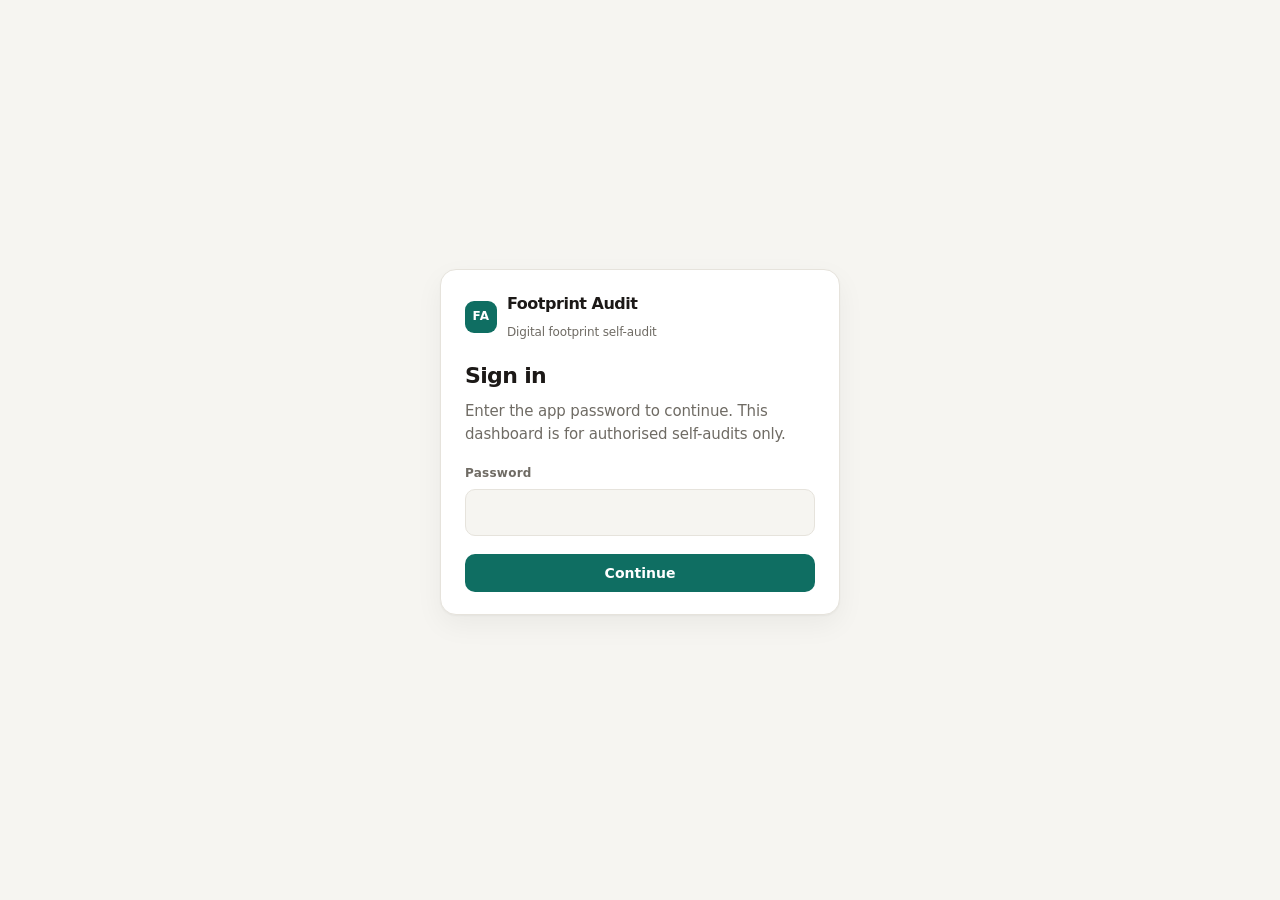
<file: static/login.html>
<!doctype html>
<html lang="en">
<head>
  <meta charset="utf-8" />
  <meta name="viewport" content="width=device-width, initial-scale=1" />
  <title>Sign in · Footprint Audit</title>
  <link rel="stylesheet" href="/static/styles.css" />
</head>
<body class="login-body">
  <div class="card login-card">
    <div class="brand" style="margin-bottom:18px">
      <div class="mark">FA</div>
      <div>
        <h1 style="font-size:16px">Footprint Audit</h1>
        <p>Digital footprint self-audit</p>
      </div>
    </div>
    <h1>Sign in</h1>
    <p>Enter the app password to continue. This dashboard is for authorised self-audits only.</p>
    <form id="login-form">
      <input type="hidden" name="next" value="<!--NEXT-->" />
      <div class="field">
        <label for="password">Password</label>
        <input id="password" name="password" type="password" autocomplete="current-password" required />
      </div>
      <div class="actions">
        <button type="submit" class="primary">Continue</button>
      </div>
      <!--ERROR-->
      <div class="error" id="form-error"></div>
    </form>
  </div>
  <script>
    const form = document.getElementById("login-form");
    const err = document.getElementById("form-error");
    const theme = localStorage.getItem("fa-theme");
    if (theme) document.documentElement.dataset.theme = theme;
    form.addEventListener("submit", async (ev) => {
      ev.preventDefault();
      err.style.display = "none";
      const body = new URLSearchParams();
      body.set("password", document.getElementById("password").value);
      const res = await fetch("/login", {
        method: "POST",
        headers: { "Content-Type": "application/x-www-form-urlencoded" },
        body,
      });
      if (res.ok) { window.location = "/"; return; }
      let msg = "Sign-in failed.";
      try { const data = await res.json(); if (data.detail) msg = data.detail; } catch (_) {}
      err.style.display = "block";
      err.textContent = msg;
    });
  </script>
</body>
</html>
</file>
<file: static/styles.css>
/* Footprint Audit — light-first, minimal SaaS dashboard */
:root {
  --bg: #f6f5f1;
  --bg-elev: #ffffff;
  --bg-soft: #eeece6;
  --ink: #1c1917;
  --muted: #6f6b64;
  --line: #e6e3dc;
  --accent: #0f6e62;
  --accent-hover: #0b584e;
  --accent-soft: #dceeea;
  --accent-ink: #0f6e62;
  --danger: #b42318;
  --danger-soft: #fde8e6;
  --warn: #b45309;
  --warn-soft: #fef3c7;
  --ok: #0f6e62;
  --ok-soft: #dceeea;
  --info: #1d4ed8;
  --info-soft: #dbeafe;
  --shadow: 0 1px 2px rgba(28, 25, 23, 0.04), 0 10px 28px rgba(28, 25, 23, 0.05);
  --radius: 16px;
  --radius-sm: 10px;
  --font: Inter, "Segoe UI", system-ui, -apple-system, sans-serif;
  --mono: ui-monospace, "SF Mono", "IBM Plex Mono", Menlo, monospace;
}

[data-theme="dark"] {
  --bg: #121110;
  --bg-elev: #1c1b19;
  --bg-soft: #262421;
  --ink: #f5f2eb;
  --muted: #a39e95;
  --line: #34312c;
  --accent: #3dcfb8;
  --accent-hover: #6ee0cd;
  --accent-soft: rgba(61, 207, 184, 0.12);
  --accent-ink: #3dcfb8;
  --danger: #f97066;
  --danger-soft: rgba(249, 112, 102, 0.12);
  --warn: #f0b429;
  --warn-soft: rgba(240, 180, 41, 0.12);
  --ok: #3dcfb8;
  --ok-soft: rgba(61, 207, 184, 0.12);
  --info: #7ab4ff;
  --info-soft: rgba(122, 180, 255, 0.12);
  --shadow: 0 1px 2px rgba(0, 0, 0, 0.3), 0 12px 32px rgba(0, 0, 0, 0.28);
}

* { box-sizing: border-box; }
html, body { margin: 0; padding: 0; background: var(--bg); color: var(--ink); }
body {
  font-family: var(--font);
  font-size: 15px;
  line-height: 1.55;
  min-height: 100vh;
  letter-spacing: -0.01em;
}
a { color: var(--accent-ink); text-decoration: none; }
a:hover { text-decoration: underline; }
code { font-family: var(--mono); font-size: 0.9em; }

.appbar {
  display: flex;
  align-items: center;
  justify-content: space-between;
  gap: 16px;
  padding: 12px 28px;
  border-bottom: 1px solid var(--line);
  background: color-mix(in srgb, var(--bg-elev) 88%, transparent);
  backdrop-filter: blur(12px);
  position: sticky;
  top: 0;
  z-index: 40;
}
.brand { display: flex; align-items: center; gap: 10px; min-width: 0; }
.mark {
  width: 32px; height: 32px; border-radius: 9px;
  background: var(--accent); color: #fff;
  display: grid; place-items: center;
  font-weight: 700; font-size: 12px; letter-spacing: 0.04em;
  flex: 0 0 auto;
}
[data-theme="dark"] .mark { color: #0b1f1c; }
.brand h1 { font-size: 15px; margin: 0; font-weight: 600; }
.brand p { margin: 0; color: var(--muted); font-size: 12px; }
.appbar nav { display: flex; align-items: center; gap: 8px; flex-wrap: wrap; justify-content: flex-end; }
.pill, .icon-btn {
  display: inline-flex; align-items: center; gap: 6px;
  border: 1px solid var(--line); background: var(--bg-elev);
  border-radius: 999px; padding: 5px 11px;
  color: var(--muted); font-size: 12px; font-weight: 500;
  cursor: default;
}
.icon-btn { cursor: pointer; padding: 5px 9px; color: var(--ink); }
.icon-btn:hover, .ghost:hover { background: var(--bg-soft); text-decoration: none; }
.nav-link {
  color: var(--ink); font-size: 13px; font-weight: 500; padding: 6px 10px; border-radius: 8px;
}
.nav-link:hover { background: var(--bg-soft); text-decoration: none; }

main { max-width: 880px; margin: 0 auto; padding: 36px 20px 80px; }
.lede { margin-bottom: 22px; }
.lede h2 { font-size: 28px; line-height: 1.2; margin: 0 0 8px; letter-spacing: -0.035em; font-weight: 650; }
.lede p { margin: 0; color: var(--muted); max-width: 56ch; }

.card {
  background: var(--bg-elev);
  border: 1px solid var(--line);
  border-radius: var(--radius);
  box-shadow: var(--shadow);
  padding: 22px 24px;
  margin-bottom: 16px;
}
.card h3 {
  margin: 0 0 14px;
  font-size: 11px;
  font-weight: 600;
  letter-spacing: 0.06em;
  text-transform: uppercase;
  color: var(--muted);
}

.grid { display: grid; grid-template-columns: 1fr 1fr; gap: 12px; }
@media (max-width: 720px) {
  .grid { grid-template-columns: 1fr; }
  .appbar { padding: 10px 16px; flex-wrap: wrap; }
  .brand p { display: none; }
  .brand h1 { white-space: nowrap; }
  .appbar nav { width: 100%; justify-content: flex-start; }
  .lede h2 { font-size: 24px; }
  main { padding: 24px 16px 64px; }
  .popover { right: auto; left: 0; }
}
.field { display: flex; flex-direction: column; gap: 6px; }
.field.span2 { grid-column: 1 / -1; }
.field label, .more-opts summary, .consent-line {
  font-size: 12px; font-weight: 550; color: var(--muted);
}
.field label { letter-spacing: 0.02em; }
.field input, .field input[type="password"] {
  background: var(--bg);
  border: 1px solid var(--line);
  color: var(--ink);
  border-radius: var(--radius-sm);
  padding: 11px 12px;
  font: inherit;
}
.field input:focus {
  outline: 2px solid color-mix(in srgb, var(--accent) 35%, transparent);
  border-color: var(--accent);
  background: var(--bg-elev);
}

.more-opts { margin-top: 14px; }
.more-opts summary {
  cursor: pointer; list-style: none; color: var(--ink); font-weight: 550; font-size: 13px;
}
.more-opts summary::-webkit-details-marker { display: none; }
.more-opts summary::before { content: "▸ "; color: var(--muted); }
.more-opts[open] summary::before { content: "▾ "; }
.more-opts .grid { margin-top: 12px; }

.consent {
  display: flex; gap: 10px; align-items: flex-start;
  margin-top: 16px; padding: 12px 14px;
  background: var(--bg-soft); border-radius: 12px; border: 1px solid var(--line);
}
.consent input { margin-top: 3px; accent-color: var(--accent); }
.consent-line { color: var(--ink); font-size: 13.5px; font-weight: 500; }
.consent details { margin-top: 6px; }
.consent details summary { cursor: pointer; color: var(--muted); font-size: 12px; }
.consent details p { margin: 8px 0 0; color: var(--muted); font-size: 13px; }

.actions { display: flex; flex-wrap: wrap; gap: 10px; margin-top: 18px; align-items: center; }
button, .btn {
  appearance: none; border: 0; cursor: pointer;
  font-family: inherit; font-weight: 600; font-size: 14px;
  border-radius: var(--radius-sm); padding: 11px 16px;
  display: inline-flex; align-items: center; justify-content: center; gap: 6px;
}
button.primary { background: var(--accent); color: #fff; }
[data-theme="dark"] button.primary { color: #0b1f1c; }
button.primary:hover { background: var(--accent-hover); }
button.primary:disabled { opacity: 0.5; cursor: not-allowed; }
button.ghost, a.btn.ghost {
  background: var(--bg-elev); color: var(--ink);
  border: 1px solid var(--line);
}
button.ghost:hover, a.btn.ghost:hover { background: var(--bg-soft); text-decoration: none; }

.error {
  display: none; margin-top: 12px; padding: 10px 12px;
  background: var(--danger-soft); color: var(--danger);
  border: 1px solid color-mix(in srgb, var(--danger) 25%, var(--line));
  border-radius: var(--radius-sm); font-size: 13px;
}
.banner {
  background: var(--warn-soft); border: 1px solid color-mix(in srgb, var(--warn) 30%, var(--line));
  color: var(--warn); padding: 12px 14px; border-radius: 12px; margin-bottom: 16px; font-size: 14px;
}

.status-wrap { position: relative; }
.popover {
  display: none; position: absolute; right: 0; top: calc(100% + 8px);
  width: min(340px, 80vw); background: var(--bg-elev);
  border: 1px solid var(--line); border-radius: 14px; box-shadow: var(--shadow);
  padding: 12px; z-index: 50;
}
.popover.open { display: block; }
.popover h4 { margin: 0 0 8px; font-size: 12px; color: var(--muted); font-weight: 600; letter-spacing: 0.04em; text-transform: uppercase; }
.toolrow-mini {
  display: flex; justify-content: space-between; gap: 8px; align-items: center;
  padding: 6px 4px; font-size: 13px;
}
.toolrow-mini .name { font-family: var(--mono); font-size: 12px; }
.popover .hint { margin: 8px 0 0; font-size: 12px; color: var(--muted); }

.hint { font-size: 12px; color: var(--muted); margin: 0; }
.hidden { display: none !important; }

.badge {
  font-size: 11px; font-weight: 600; border-radius: 999px;
  padding: 2px 8px; border: 1px solid var(--line); text-transform: lowercase;
  white-space: nowrap;
}
.badge.found, .badge.ok, .badge.complete, .badge.high { color: var(--ok); background: var(--ok-soft); border-color: transparent; }
.badge.running, .badge.queued, .badge.medium { color: var(--info); background: var(--info-soft); border-color: transparent; }
.badge.blocked, .badge.timeout, .badge.moderate { color: var(--warn); background: var(--warn-soft); border-color: transparent; }
.badge.error, .badge.critical, .badge.low { color: var(--danger); background: var(--danger-soft); border-color: transparent; }
.badge.not_found, .badge.unavailable { color: var(--muted); }

.progress-list { display: flex; flex-direction: column; gap: 6px; }
.toolrow {
  display: flex; justify-content: space-between; gap: 8px; align-items: center;
  padding: 8px 10px; background: var(--bg); border-radius: 10px; border: 1px solid var(--line);
  font-size: 13px;
}
.toolrow .name { font-family: var(--mono); font-size: 12px; }

.score-wrap { display: grid; grid-template-columns: 160px 1fr; gap: 20px; align-items: center; }
@media (max-width: 720px) { .score-wrap { grid-template-columns: 1fr; justify-items: center; } }
.gauge { width: 148px; height: 148px; position: relative; }
.gauge svg { transform: rotate(-90deg); }
.gauge .num {
  position: absolute; inset: 0; display: flex; flex-direction: column;
  align-items: center; justify-content: center; font-family: var(--mono);
}
.gauge .num strong { font-size: 32px; line-height: 1; }
.gauge .num span { font-size: 12px; color: var(--muted); }
.stats { display: grid; grid-template-columns: 1fr 1fr; gap: 10px; width: 100%; }
.stat {
  background: var(--bg); border: 1px solid var(--line); border-radius: 12px; padding: 12px 14px;
}
.stat .k { font-size: 11px; color: var(--muted); text-transform: uppercase; letter-spacing: 0.06em; font-weight: 600; }
.stat .v { font-size: 22px; font-weight: 650; letter-spacing: -0.03em; margin-top: 2px; }
.status-low { color: var(--ok); }
.status-moderate { color: var(--warn); }
.status-high, .status-critical { color: var(--danger); }

.findings { display: flex; flex-direction: column; gap: 8px; }
.finding {
  border: 1px solid var(--line); border-radius: 12px; padding: 10px 12px; background: var(--bg);
  display: grid; grid-template-columns: 100px 1fr auto; gap: 8px; align-items: start;
}
@media (max-width: 720px) { .finding { grid-template-columns: 1fr; } }
.finding .src { font-family: var(--mono); font-size: 11px; color: var(--muted); }
.finding .val { word-break: break-word; }
.finding .val a { color: var(--ink); font-weight: 550; }
.finding .meta, .finding details { color: var(--muted); font-size: 12px; margin-top: 4px; }
.finding details summary { cursor: pointer; }

.notes { margin: 0; padding-left: 18px; color: var(--muted); }
.notes li { margin: 0 0 8px; }
.remediation { list-style: none; padding: 0; margin: 0; display: flex; flex-direction: column; gap: 8px; }
.remediation li {
  border: 1px solid var(--line); border-radius: 12px; padding: 10px 12px; background: var(--bg);
  display: grid; grid-template-columns: auto 1fr; gap: 10px; align-items: start;
}
.remediation li input { margin-top: 4px; accent-color: var(--accent); }
.prio { font-size: 10px; letter-spacing: 0.06em; font-weight: 700; }
.prio.critical { color: var(--danger); }
.prio.high { color: var(--warn); }
.prio.medium { color: var(--info); }
.prio.low { color: var(--muted); }
.ai p { white-space: pre-wrap; margin: 0 0 8px; }

.page-footer {
  margin-top: 28px; color: var(--muted); font-size: 12px;
  border-top: 1px solid var(--line); padding-top: 16px;
}


@media (max-width: 720px) {
  .table-wrap { overflow: visible; }
  table.data thead { display: none; }
  table.data, table.data tbody, table.data tr, table.data td { display: block; width: 100%; }
  table.data tr {
    border: 1px solid var(--line);
    border-radius: 12px;
    padding: 10px 12px;
    margin-bottom: 8px;
    background: var(--bg);
  }
  table.data td { border: 0; padding: 2px 0; }
  table.data td.mono { font-weight: 600; color: var(--ink); }
}

/* Login */
.login-body { min-height: 100vh; display: grid; place-items: center; padding: 24px; }
.login-card { width: 100%; max-width: 400px; }
.login-card h1 { font-size: 22px; margin: 0 0 6px; letter-spacing: -0.03em; }
.login-card > p { color: var(--muted); margin: 0 0 18px; }
.login-card button { width: 100%; }

/* Audit table */
.table-wrap { overflow-x: auto; -webkit-overflow-scrolling: touch; }
table.data { width: 100%; border-collapse: collapse; }
table.data td.tools { word-break: break-word; font-size: 12px; color: var(--muted); }
table.data th, table.data td {
  text-align: left; padding: 10px 12px; border-bottom: 1px solid var(--line); font-size: 13px;
}
table.data th {
  color: var(--muted); font-weight: 600; font-size: 11px;
  text-transform: uppercase; letter-spacing: 0.06em;
}
table.data td.mono { font-family: var(--mono); font-size: 12px; }
.empty { color: var(--muted); padding: 8px 0; }

.grade-pill {
  display: inline-flex; align-items: center; justify-content: center;
  width: 32px; height: 32px; border-radius: 8px;
  font-weight: 700; font-size: 15px;
}
.grade-A { background: var(--ok-soft); color: var(--ok); }
.grade-B { background: var(--ok-soft); color: var(--ok); }
.grade-C { background: var(--warn-soft); color: var(--warn); }
.grade-D, .grade-F { background: var(--danger-soft); color: var(--danger); }
.diff-col { display: grid; grid-template-columns: 1fr 1fr; gap: 16px; }
@media (max-width: 720px) { .diff-col { grid-template-columns: 1fr; } }
.diff-col h4 { margin: 0 0 8px; font-size: 12px; text-transform: uppercase; letter-spacing: 0.06em; color: var(--muted); }
#pw-result.ok { color: var(--ok); }
#pw-result.bad { color: var(--danger); }
#pw-result.warn { color: var(--warn); }
</file>
